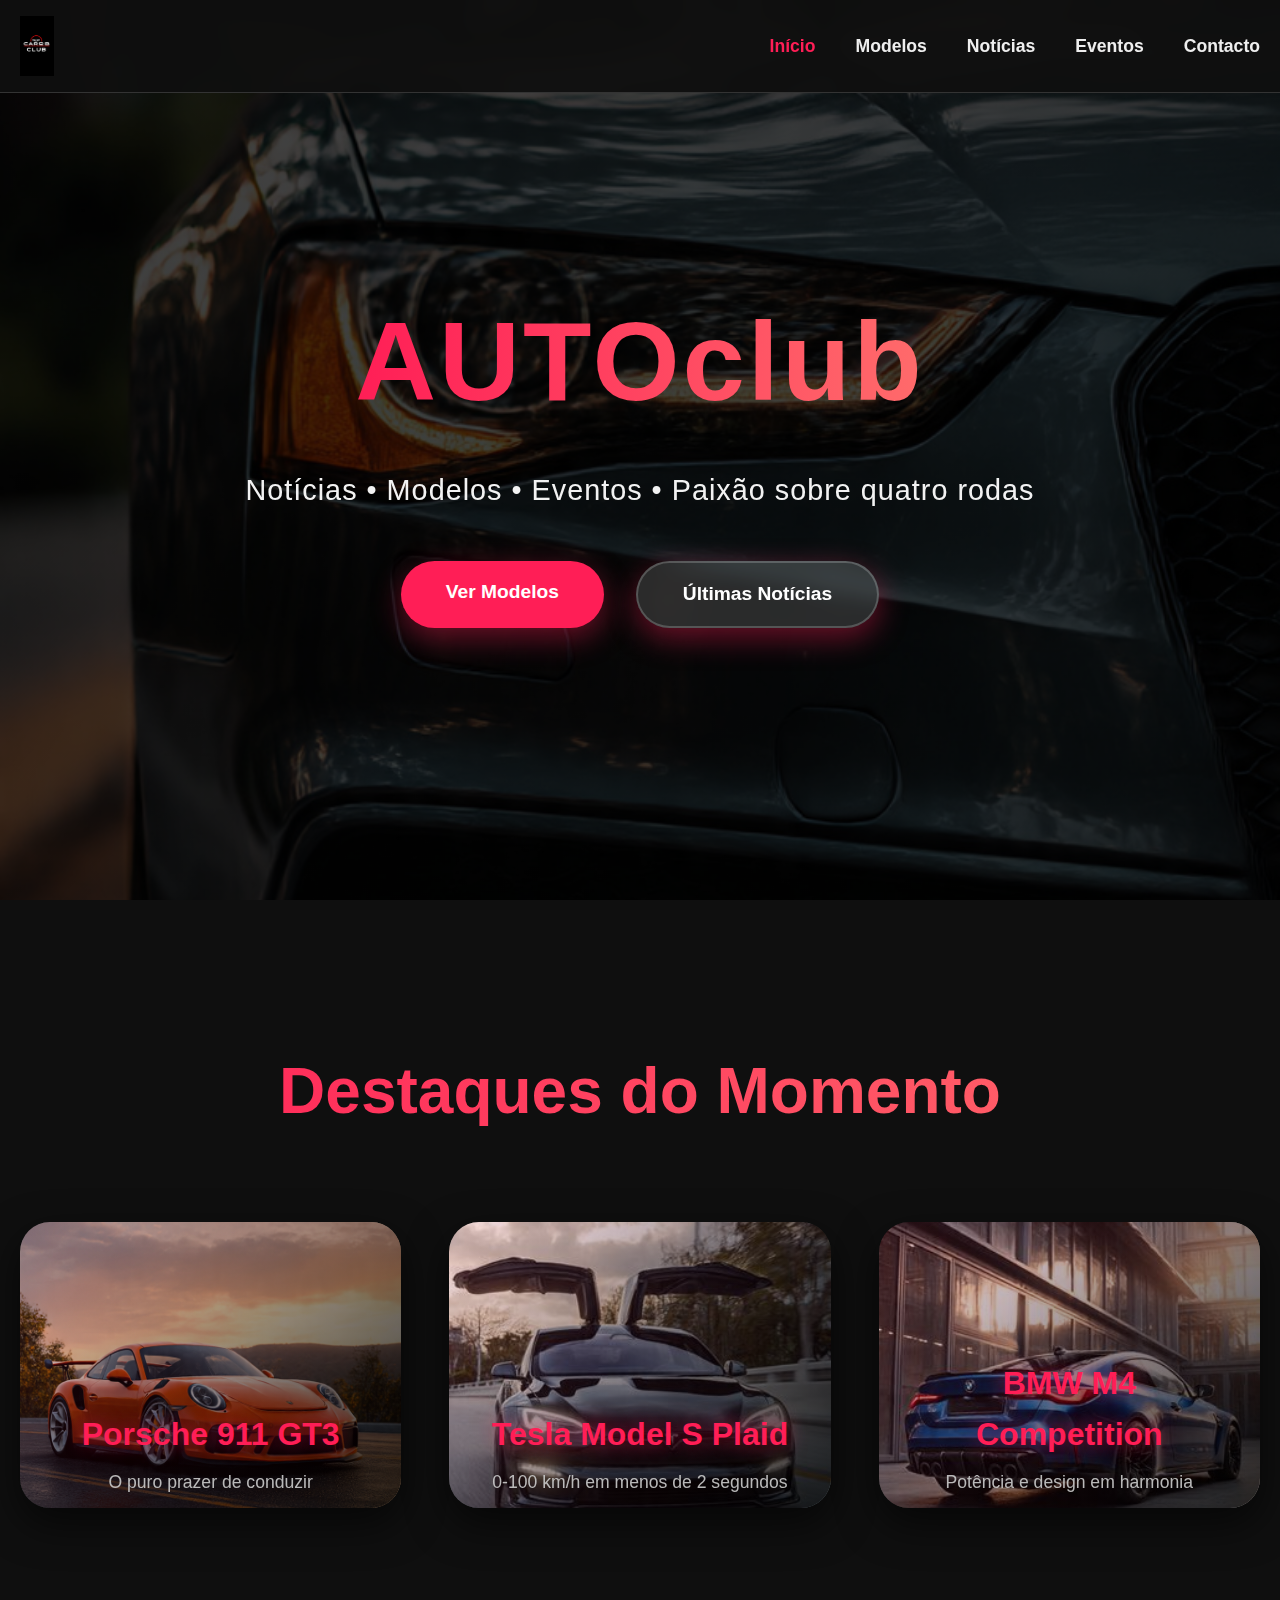
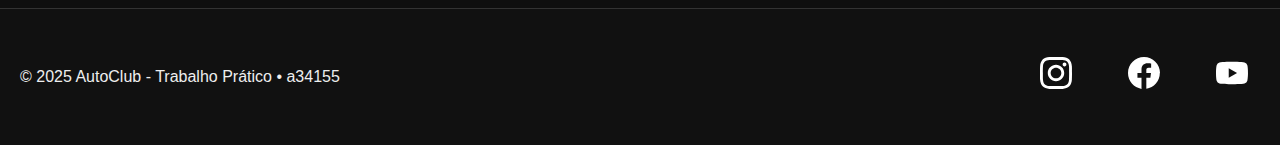
<file: TP1/index.html>
<!DOCTYPE html>
<html lang="pt">
<head>
    <meta charset="UTF-8">
    <meta name="viewport" content="width=device-width, initial-scale=1.0">
    <title>AutoClub - O teu mundo automóvel</title>
    <link rel="stylesheet" href="../css/style.css">
</head>
<body>
    <header>
        <div class="container">
            <img src="../imgs/logo.png" alt="AutoClub Logo" class="logo">
            <nav>
                <ul>
                    <li><a href="index.html" class="ativo">Início</a></li>
                    <li><a href="modelos.html">Modelos</a></li>
                    <li><a href="noticias.html">Notícias</a></li>
                    <li><a href="eventos.html">Eventos</a></li>
                    <li><a href="contacto.html">Contacto</a></li>
                </ul>
            </nav>
        </div>
    </header>

   <section class="hero">
    <div class="hero-conteudo">
        <h1>AUTOclub</h1>
        <p>Notícias • Modelos • Eventos • Paixão sobre quatro rodas</p>
        <div class="botoes-hero">
            <a href="modelos.html" class="btn">Ver Modelos</a>
            <a href="noticias.html" class="btn secundario">Últimas Notícias</a>
        </div>
    </div>
</section>

   <section class="destaques">
    <h2>Destaques do Momento</h2>
    <div class="cards-destaque">
        
        <a href="modelos.html" class="card-destaque">
            <img src="../imgs/car1.jpg" alt="Porsche 911 GT3">
            <div class="overlay"></div>
            <div class="conteudo">
                <h3>Porsche 911 GT3</h3>
                <p>O puro prazer de conduzir</p>
            </div>
        </a>

        <a href="modelos.html" class="card-destaque">
            <img src="../imgs/car2.jpg" alt="Tesla Model S Plaid">
            <div class="overlay"></div>
            <div class="conteudo">
                <h3>Tesla Model S Plaid</h3>
                <p>0-100 km/h em menos de 2 segundos</p>
            </div>
        </a>

        <a href="modelos.html" class="card-destaque">
            <img src="../imgs/car3.jpg" alt="BMW M4 Competition">
            <div class="overlay"></div>
            <div class="conteudo">
                <h3>BMW M4 Competition</h3>
                <p>Potência e design em harmonia</p>
            </div>
        </a>

    </div>
</section>

  <footer>
    <div class="container footer-conteudo">
        <p>© 2025 AutoClub - Trabalho Prático • a34155</p>
        <div class="redes">
            <a href="#" aria-label="Instagram">
                <img src="../icons/instagram.svg" alt="Instagram">
            </a>
            <a href="#" aria-label="Facebook">
                <img src="../icons/facebook.svg" alt="Facebook">
            </a>
            <a href="#" aria-label="YouTube">
                <img src="../icons/youtube.svg" alt="YouTube">
            </a>
        </div>
    </div>
</footer>
</body>
</html>
</file>
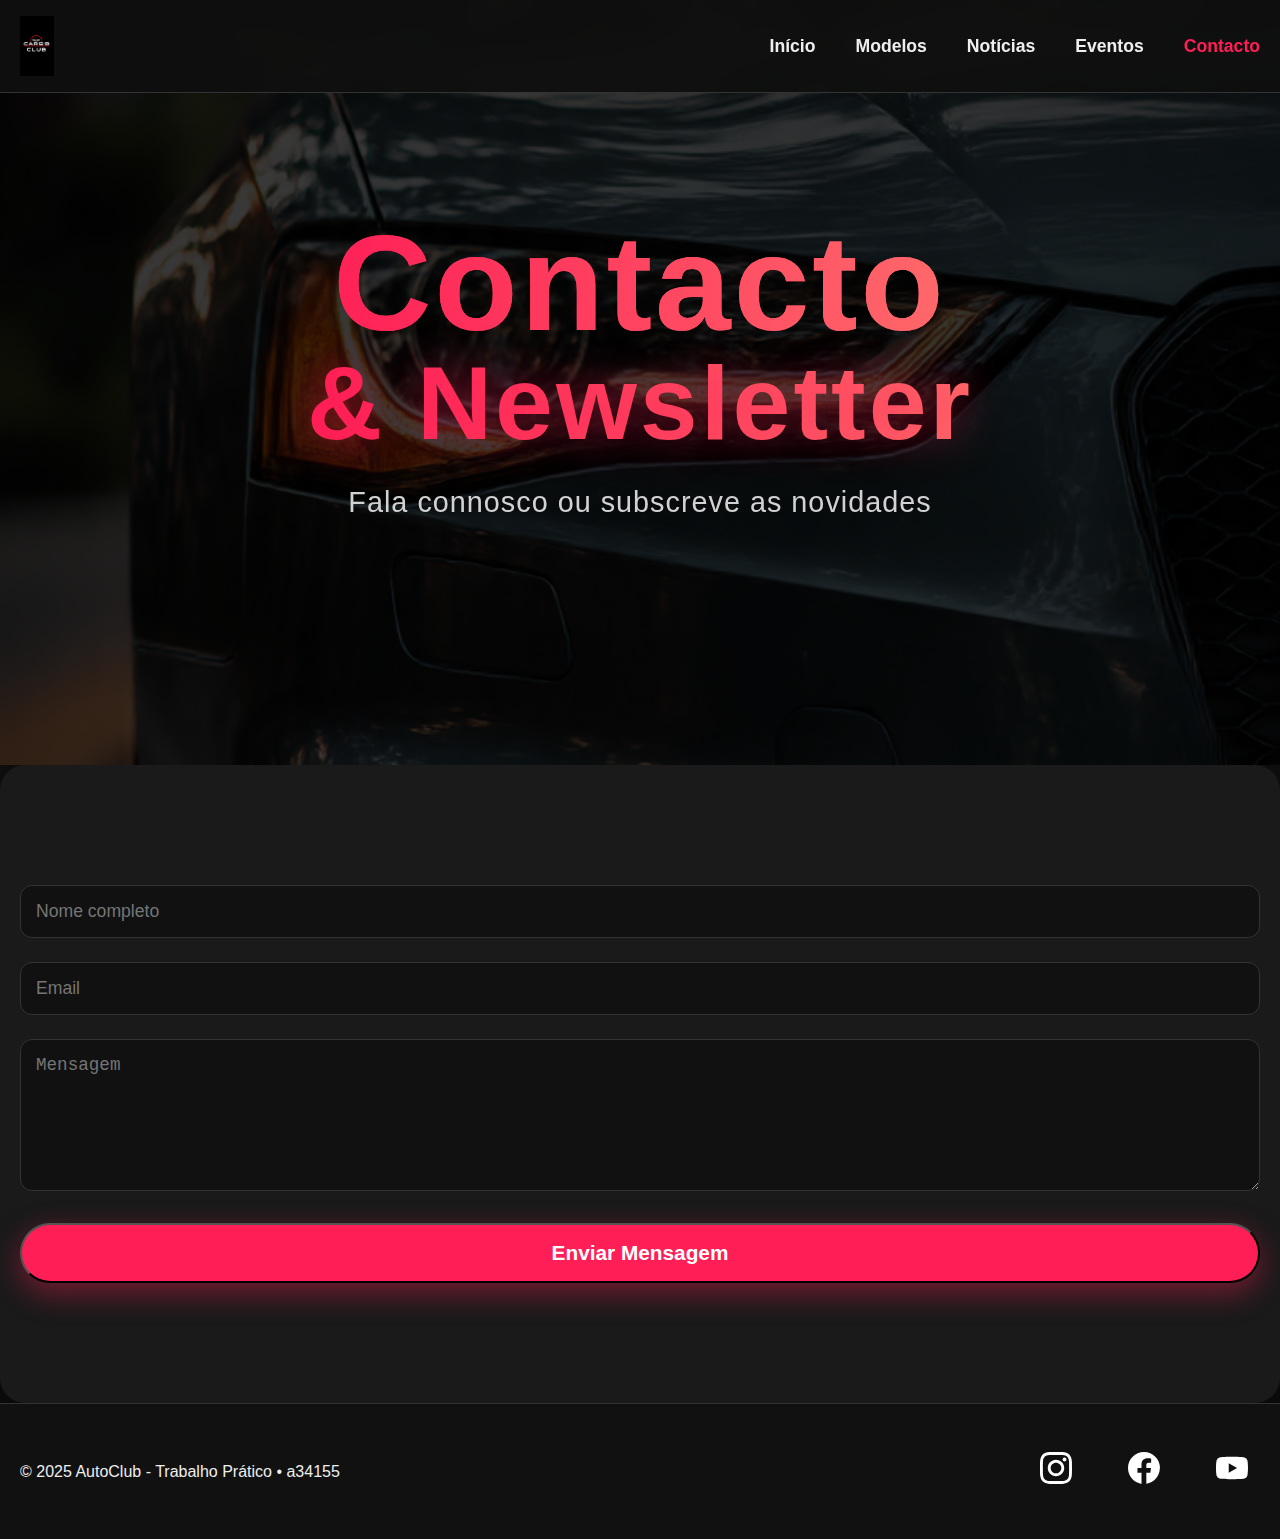
<file: TP1/contacto.html>
<!DOCTYPE html>
<html lang="pt">
<head>
    <meta charset="UTF-8">
    <meta name="viewport" content="width=device-width, initial-scale=1.0">
    <title>Contacto - AutoClub</title>
    <link rel="stylesheet" href="../css/style.css">
</head>
<body>
    <header>
        <div class="container">
            <img src="../imgs/logo.png" alt="AutoClub Logo" class="logo">
            <nav>
                <ul>
                    <li><a href="index.html">Início</a></li>
                    <li><a href="modelos.html">Modelos</a></li>
                    <li><a href="noticias.html">Notícias</a></li>
                    <li><a href="eventos.html">Eventos</a></li>
                    <li><a href="contacto.html" class="ativo">Contacto</a></li>
                </ul>
            </nav>
        </div>
    </header>

   <section class="hero interno">
    <div class="hero-conteudo">
        <h1>
            <!-- Título muda conforme a página -->
            <h1>
    <span class="titulo-principal">Contacto</span>
    <span class="titulo-secundario">& Newsletter</span>
</h1>
<p class="subtitulo">Fala connosco ou subscreve as novidades</p>
    </div>
</section>
    <section class="container contacto-form">
        <form>
            <input type="text" placeholder="Nome completo" required>
            <input type="email" placeholder="Email" required>
            <textarea placeholder="Mensagem" rows="6" required></textarea>
            <button type="submit" class="btn">Enviar Mensagem</button>
        </form>
    </section>

    <footer>
    <div class="container footer-conteudo">
        <p>© 2025 AutoClub - Trabalho Prático • a34155</p>
        <div class="redes">
            <a href="#" aria-label="Instagram">
                <img src="../icons/instagram.svg" alt="Instagram">
            </a>
            <a href="#" aria-label="Facebook">
                <img src="../icons/facebook.svg" alt="Facebook">
            </a>
            <a href="#" aria-label="YouTube">
                <img src="../icons/youtube.svg" alt="YouTube">
            </a>
        </div>
    </div>
</footer>
</body>
</html>
</file>
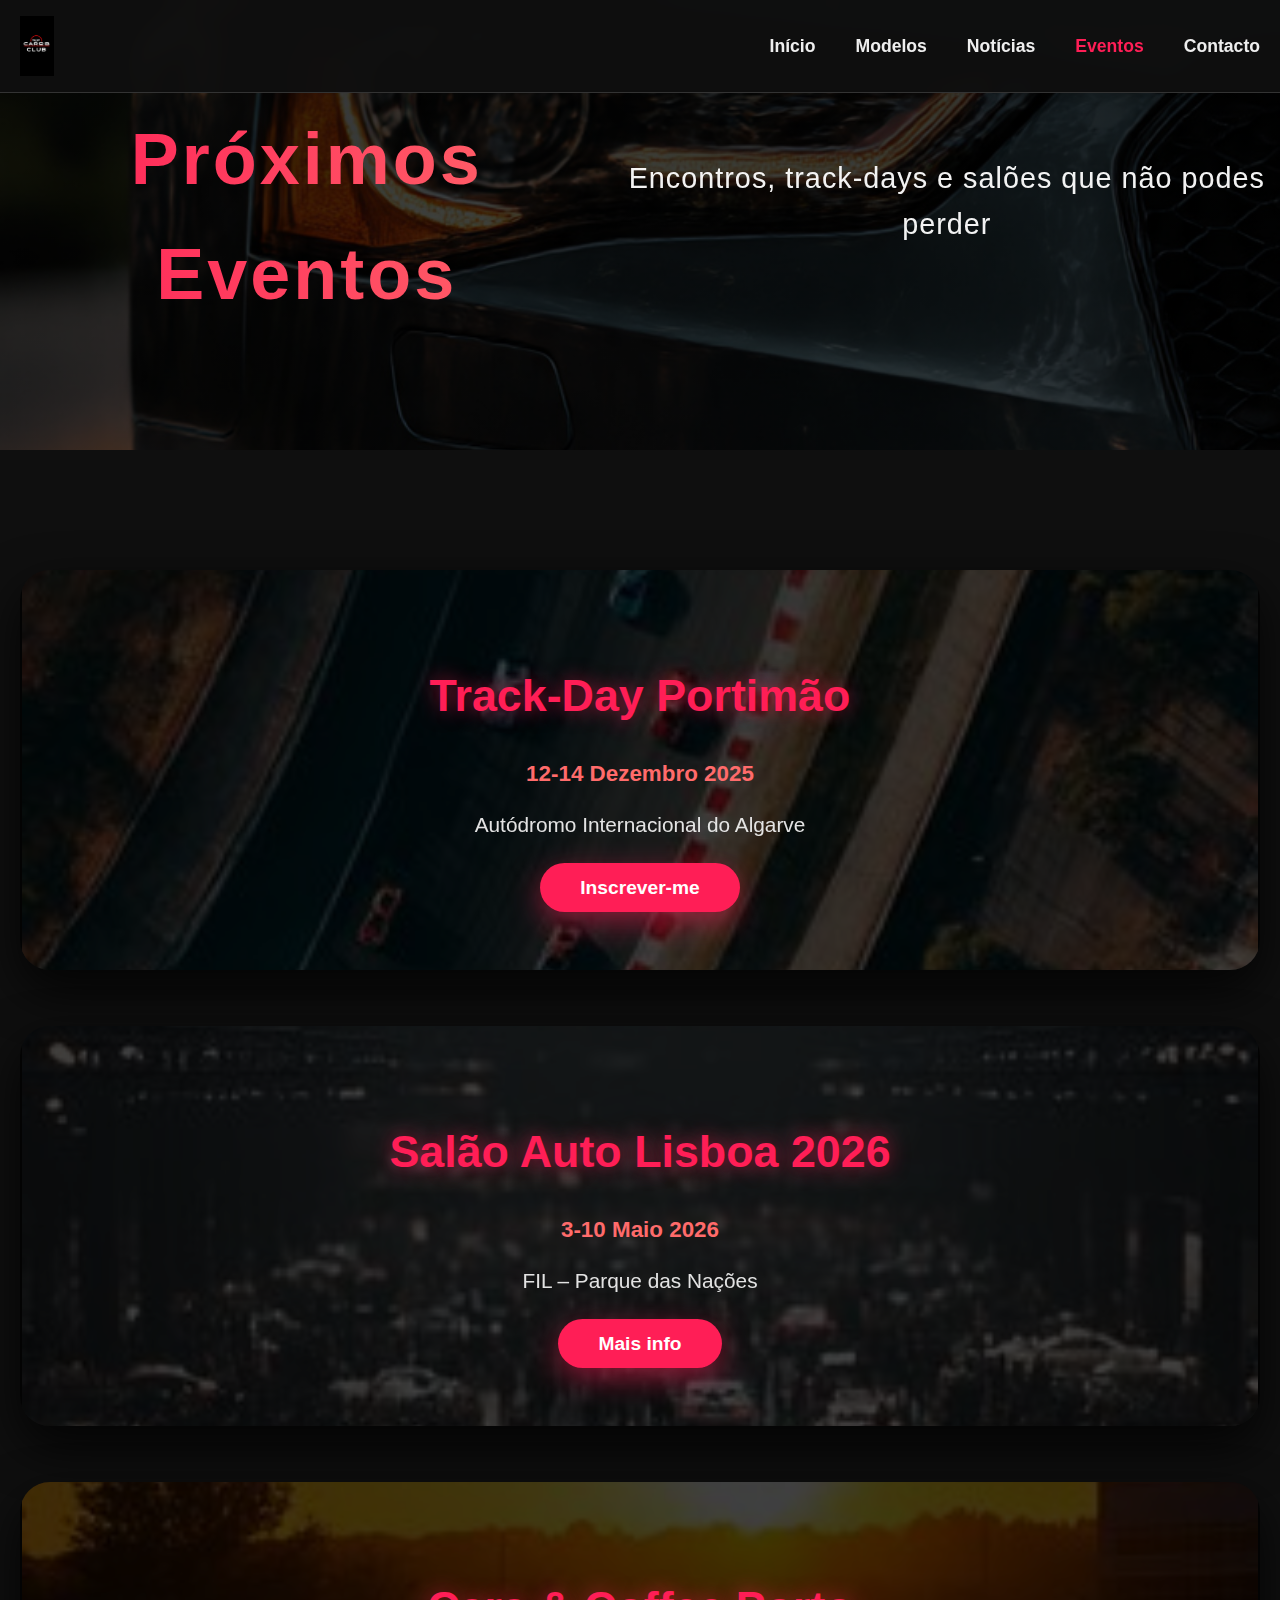
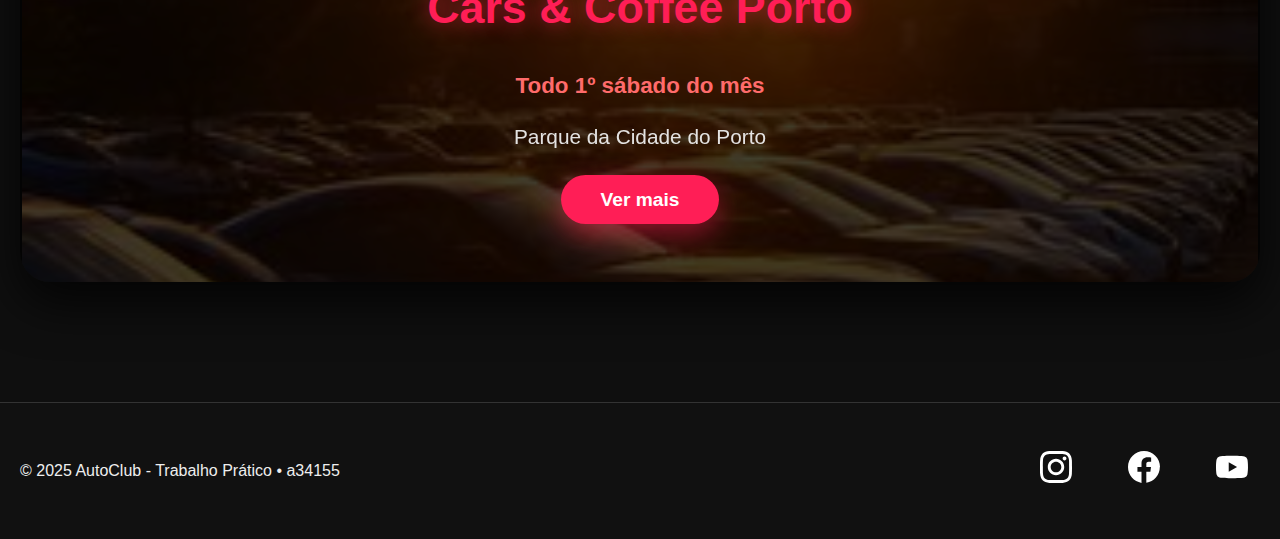
<file: TP1/eventos.html>
<!DOCTYPE html>
<html lang="pt">
<head>
    <meta charset="UTF-8">
    <meta name="viewport" content="width=device-width, initial-scale=1.0">
    <title>Eventos - AutoClub</title>
    <link rel="stylesheet" href="../css/style.css">
</head>
<body>
    <header>
        <div class="container">
            <img src="../imgs/logo.png" alt="AutoClub Logo" class="logo">
            <nav>
                <ul>
                    <li><a href="index.html">Início</a></li>
                    <li><a href="modelos.html">Modelos</a></li>
                    <li><a href="noticias.html">Notícias</a></li>
                    <li><a href="eventos.html" class="ativo">Eventos</a></li>
                    <li><a href="contacto.html">Contacto</a></li>
                </ul>
            </nav>
        </div>
    </header>

    <section class="hero pequeno">
        <h1>Próximos Eventos</h1>
        <p>Encontros, track-days e salões que não podes perder</p>
    </section>

   <section class="container calendario">
    <!-- Evento 1 – Portimão -->
    <div class="evento" style="background: linear-gradient(rgba(0,0,0,0.75), rgba(0,0,0,0.75)), url('../imgs/event-portimao.jpg') center/cover no-repeat;">
        <h3>Track-Day Portimão</h3>
        <p class="data">12-14 Dezembro 2025</p>
        <p>Autódromo Internacional do Algarve</p>
        <a href="#" class="btn pequeno">Inscrever-me</a>
    </div>

    <!-- Evento 2 – Salão Auto Lisboa -->
    <div class="evento" style="background: linear-gradient(rgba(0,0,0,0.75), rgba(0,0,0,0.75)), url('../imgs/event-lisboa.jpg') center/cover no-repeat;">
        <h3>Salão Auto Lisboa 2026</h3>
        <p class="data">3-10 Maio 2026</p>
        <p>FIL – Parque das Nações</p>
        <a href="#" class="btn pequeno">Mais info</a>
    </div>

    <!-- Evento 3 – Cars & Coffee Porto -->
    <div class="evento" style="background: linear-gradient(rgba(0,0,0,0.75), rgba(0,0,0,0.75)), url('../imgs/event-ccporto.jpg') center/cover no-repeat;">
        <h3>Cars & Coffee Porto</h3>
        <p class="data">Todo 1º sábado do mês</p>
        <p>Parque da Cidade do Porto</p>
        <a href="#" class="btn pequeno">Ver mais</a>
    </div>
</section>

   <footer>
    <div class="container footer-conteudo">
        <p>© 2025 AutoClub - Trabalho Prático • a34155</p>
        <div class="redes">
            <a href="#" aria-label="Instagram">
                <img src="../icons/instagram.svg" alt="Instagram">
            </a>
            <a href="#" aria-label="Facebook">
                <img src="../icons/facebook.svg" alt="Facebook">
            </a>
            <a href="#" aria-label="YouTube">
                <img src="../icons/youtube.svg" alt="YouTube">
            </a>
        </div>
    </div>
</footer>
</body>
</html>
</file>
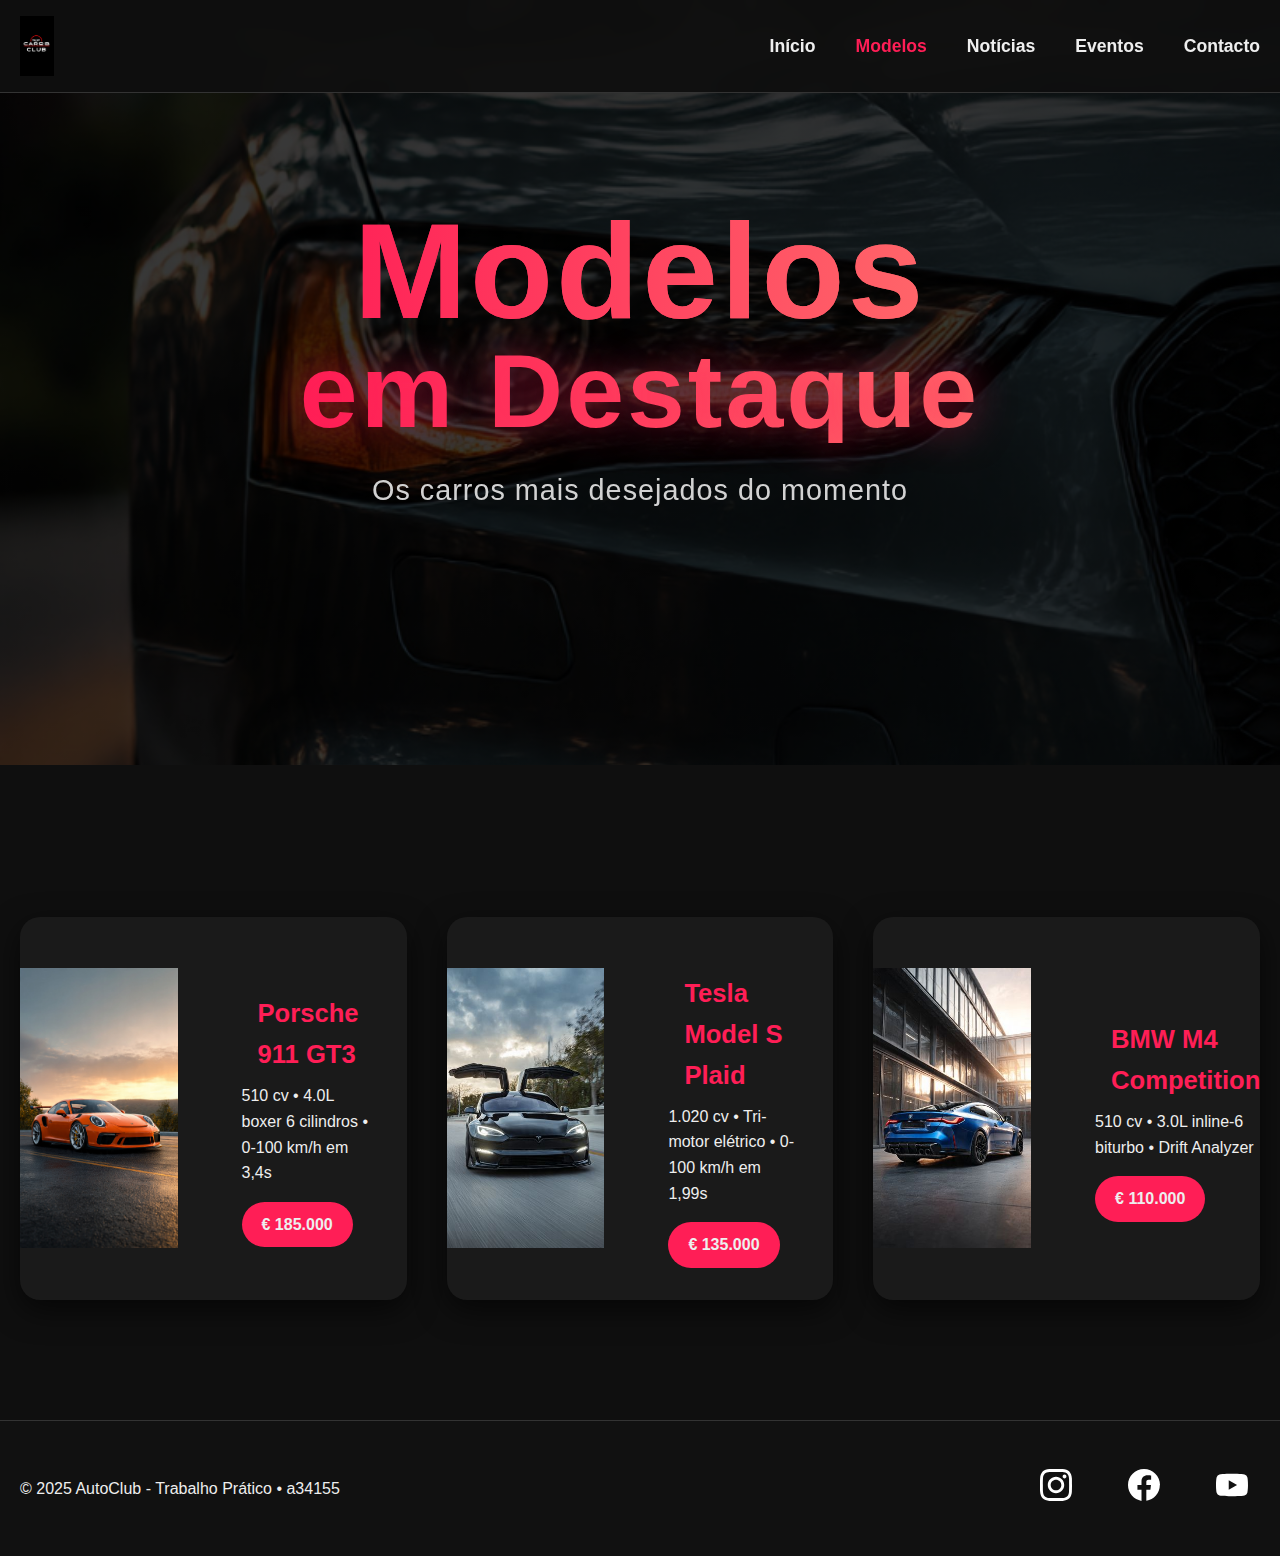
<file: TP1/modelos.html>
<!DOCTYPE html>
<html lang="pt">
<head>
    <meta charset="UTF-8">
    <meta name="viewport" content="width=device-width, initial-scale=1.0">
    <title>Modelos - AutoClub</title>
    <link rel="stylesheet" href="../css/style.css">
</head>
<body>
    <header>
        <div class="container">
            <img src="../imgs/logo.png" alt="AutoClub Logo" class="logo">
            <nav>
                <ul>
                    <li><a href="index.html">Início</a></li>
                    <li><a href="modelos.html" class="ativo">Modelos</a></li>
                    <li><a href="noticias.html">Notícias</a></li>
                    <li><a href="eventos.html">Eventos</a></li>
                    <li><a href="contacto.html">Contacto</a></li>
                </ul>
            </nav>
        </div>
    </header>

   <section class="hero interno">
    <div class="hero-conteudo">
        <h1>
            <!-- Título muda conforme a página -->
            <span class="titulo-principal">Modelos</span>
            <span class="titulo-secundario">em Destaque</span>
        </h1>
        <p class="subtitulo">Os carros mais desejados do momento</p>
    </div>
</section>

    <section class="container galeria">
        <div class="cards">
            <div class="card grande">
                <img src="../imgs/car1.jpg" alt="Porsche 911 GT3">
                <div class="info">
                    <h3>Porsche 911 GT3</h3>
                    <p>510 cv • 4.0L boxer 6 cilindros • 0-100 km/h em 3,4s</p>
                    <span class="preco">€ 185.000</span>
                </div>
            </div>
            <div class="card grande">
                <img src="../imgs/car2.jpg" alt="Tesla Model S Plaid">
                <div class="info">
                    <h3>Tesla Model S Plaid</h3>
                    <p>1.020 cv • Tri-motor elétrico • 0-100 km/h em 1,99s</p>
                    <span class="preco">€ 135.000</span>
                </div>
            </div>
            <div class="card grande">
                <img src="../imgs/car3.jpg" alt="BMW M4 Competition">
                <div class="info">
                    <h3>BMW M4 Competition</h3>
                    <p>510 cv • 3.0L inline-6 biturbo • Drift Analyzer</p>
                    <span class="preco">€ 110.000</span>
                </div>
            </div>
        </div>
    </section>

   <footer>
    <div class="container footer-conteudo">
        <p>© 2025 AutoClub - Trabalho Prático • a34155</p>
        <div class="redes">
            <a href="#" aria-label="Instagram">
                <img src="../icons/instagram.svg" alt="Instagram">
            </a>
            <a href="#" aria-label="Facebook">
                <img src="../icons/facebook.svg" alt="Facebook">
            </a>
            <a href="#" aria-label="YouTube">
                <img src="../icons/youtube.svg" alt="YouTube">
            </a>
        </div>
    </div>
</footer>
</body>
</html>
</file>
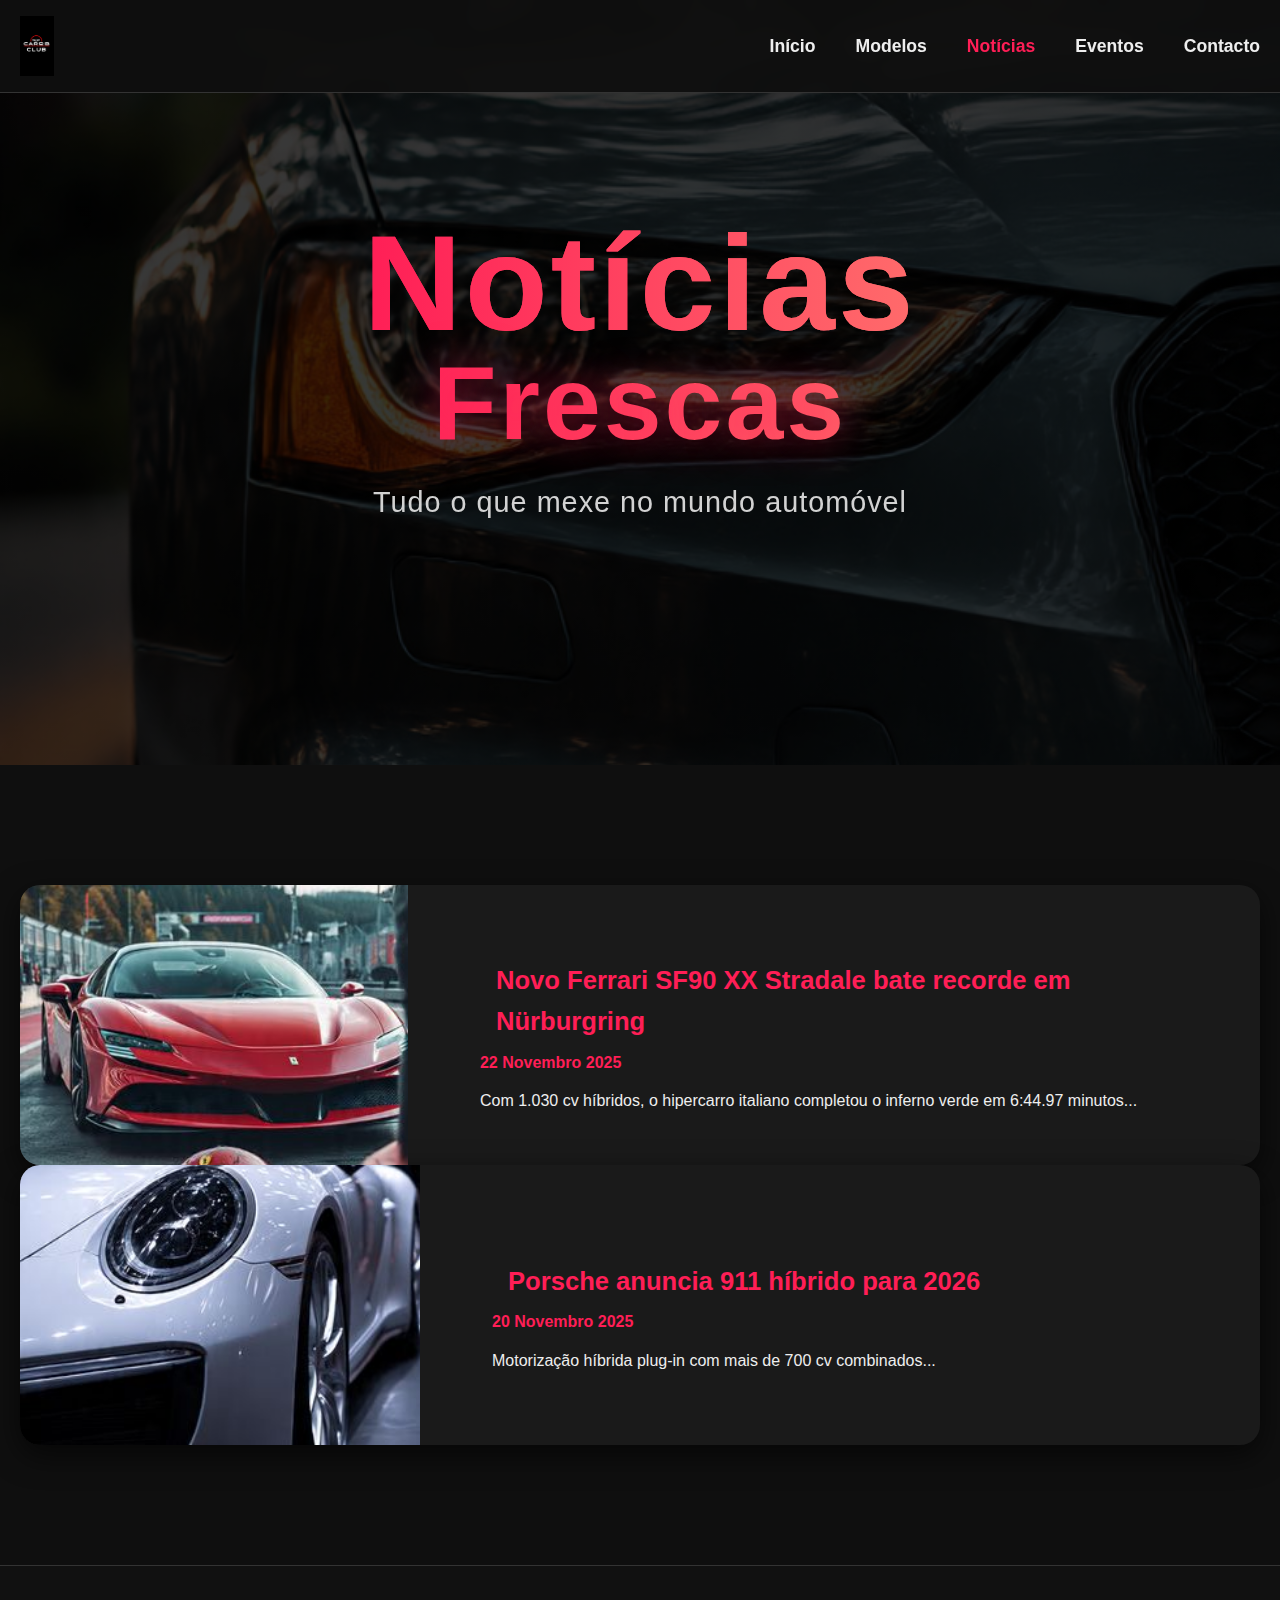
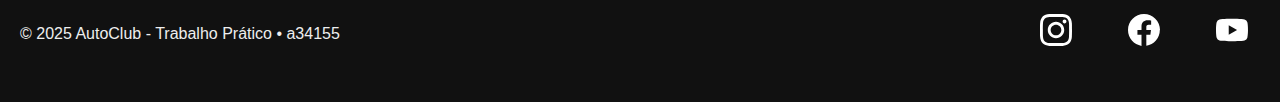
<file: TP1/noticias.html>
<!DOCTYPE html>
<html lang="pt">
<head>
    <meta charset="UTF-8">
    <meta name="viewport" content="width=device-width, initial-scale=1.0">
    <title>Notícias - AutoClub</title>
    <link rel="stylesheet" href="../css/style.css">
</head>
<body>
    <header>
        <div class="container">
            <img src="../imgs/logo.png" alt="AutoClub Logo" class="logo">
            <nav>
                <ul>
                    <li><a href="index.html">Início</a></li>
                    <li><a href="modelos.html">Modelos</a></li>
                    <li><a href="noticias.html" class="ativo">Notícias</a></li>
                    <li><a href="eventos.html">Eventos</a></li>
                    <li><a href="contacto.html">Contacto</a></li>
                </ul>
            </nav>
        </div>
    </header>

   <section class="hero interno">
    <div class="hero-conteudo">
        <h1>
            <!-- Título muda conforme a página -->
            <h1>
    <span class="titulo-principal">Notícias</span>
    <span class="titulo-secundario">Frescas</span>
</h1>
<p class="subtitulo">Tudo o que mexe no mundo automóvel</p>
    </div>
</section>

    <section class="container noticias">
        <article class="noticia">
            <img src="../imgs/news1.jpg" alt="Novo Ferrari">
            <div class="texto">
                <h3>Novo Ferrari SF90 XX Stradale bate recorde em Nürburgring</h3>
                <p class="data">22 Novembro 2025</p>
                <p>Com 1.030 cv híbridos, o hipercarro italiano completou o inferno verde em 6:44.97 minutos...</p>
            </div>
        </article>
        <article class="noticia">
            <img src="../imgs/news2.jpg" alt="Porsche">
            <div class="texto">
                <h3>Porsche anuncia 911 híbrido para 2026</h3>
                <p class="data">20 Novembro 2025</p>
                <p>Motorização híbrida plug-in com mais de 700 cv combinados...</p>
            </div>
        </article>
    </section>

   <footer>
    <div class="container footer-conteudo">
        <p>© 2025 AutoClub - Trabalho Prático • a34155</p>
        <div class="redes">
            <a href="#" aria-label="Instagram">
                <img src="../icons/instagram.svg" alt="Instagram">
            </a>
            <a href="#" aria-label="Facebook">
                <img src="../icons/facebook.svg" alt="Facebook">
            </a>
            <a href="#" aria-label="YouTube">
                <img src="../icons/youtube.svg" alt="YouTube">
            </a>
        </div>
    </div>
</footer>
</body>
</html>
</file>
<file: css/style.css>
/* ============================================= */
/*  AUTOCLUB – CSS COMPLETO E CORRIGIDO (2025)   */
/*  Tudo centralizado, bonito e sem erros        */
/* ============================================= */

* {
    margin: 0;
    padding: 0;
    box-sizing: border-box;
}

body {
    font-family: 'Arial', sans-serif;
    background: #0f0f0f;
    color: #eee;
    line-height: 1.6;
    min-height: 100vh;
}

.container {
    max-width: 1300px;
    margin: 0 auto;
    padding: 0 20px;
}

/* ================== HEADER ================== */
header {
    background: rgba(15,15,15,0.95);
    position: fixed;
    width: 100%;
    top: 0;
    z-index: 1000;
    backdrop-filter: blur(10px);
    border-bottom: 1px solid #333;
}

header .container {
    display: flex;
    justify-content: space-between;
    align-items: center;
    padding: 1rem 20px;
}

.logo {
    height: 60px;
}

nav ul {
    display: flex;
    list-style: none;
    gap: 2.5rem;
}

nav a {
    color: #eee;
    text-decoration: none;
    font-weight: 600;
    font-size: 1.1rem;
    transition: color 0.3s;
}

nav a:hover, nav a.ativo {
    color: #ff1e56;
}

/* ================== HERO INICIAL (index.html) ================== */
.hero {
    background: linear-gradient(rgba(0,0,0,0.75), rgba(0,0,0,0.75)), url('../imgs/hero.jpg') center/cover no-repeat fixed;
    height: 100vh;
    display: flex;
    align-items: center;
    justify-content: center;
    text-align: center;
    color: white;
}

.hero-conteudo {
    max-width: 1100px;
    padding: 0 20px;
    animation: aparece 1.5s ease-out;
}

.hero h1 {
    font-size: 7rem;
    font-weight: 900;
    margin-bottom: 1rem;
    letter-spacing: 3px;
    
    /* Gradiente no texto – 100% compatível */
    background: linear-gradient(90deg, #ff1e56, #ff6b6b);
    background-clip: text;
    -webkit-background-clip: text;
    -webkit-text-fill-color: transparent;
    color: transparent;
    display: inline-block;
}

.hero p {
    font-size: 1.8rem;
    margin-bottom: 3rem;
    opacity: 0.95;
    letter-spacing: 1px;
}

.botoes-hero {
    display: flex;
    gap: 2rem;
    justify-content: center;
    flex-wrap: wrap;
}

.btn {
    background: #ff1e56;
    color: white;
    padding: 16px 45px;
    border-radius: 50px;
    text-decoration: none;
    font-weight: bold;
    font-size: 1.2rem;
    transition: all 0.4s;
    box-shadow: 0 10px 30px rgba(255,30,86,0.4);
}

.btn:hover {
    background: #ff6b6b;
    transform: translateY(-5px);
}

.btn.secundario {
    background: rgba(255,255,255,0.15);
    backdrop-filter: blur(10px);
    border: 2px solid rgba(255,255,255,0.2);
}

.btn.secundario:hover {
    background: rgba(255,255,255,0.25);
    border-color: #ff1e56;
}

.btn.pequeno {
    padding: 12px 35px;
    font-size: 1rem;
}

/* Animação */
@keyframes aparece {
    from { opacity: 0; transform: translateY(50px); }
    to { opacity: 1; transform: translateY(0); }
}

/* ================== HERO PEQUENO (outras páginas) ================== */
.hero.pequeno {
    height: 50vh;
    min-height: 400px;
    background: linear-gradient(rgba(0,0,0,0.8), rgba(0,0,0,0.7)), url('../imgs/hero.jpg') center/cover no-repeat;
    display: flex;
    align-items: center;
    justify-content: center;
    text-align: center;
}

.hero.pequeno h1 {
    font-size: 4.5rem;
    background: linear-gradient(90deg, #ff1e56, #ff6b6b);
    -webkit-background-clip: text;
    background-clip: text;
    -webkit-text-fill-color: transparent;
    color: transparent;
    display: inline-block;
}

/* ================== SEÇÕES GERAIS ================== */
section.container {
    padding: 120px 20px;
    max-width: 1300px;
    margin: 0 auto;
}

.destaques h2, section h1 {
    text-align: center;
    font-size: 3.5rem;
    margin-bottom: 4rem;
    color: #ff1e56;
}

/* ================== CARDS (todas as páginas) ================== */
.cards {
    display: grid;
    grid-template-columns: repeat(auto-fit, minmax(320px, 1fr));
    gap: 2.5rem;
    margin-top: 2rem;
}

.card, .card.grande, .noticia, .evento {
    background: #1a1a1a;
    border-radius: 20px;
    overflow: hidden;
    box-shadow: 0 10px 30px rgba(0,0,0,0.6);
    transition: all 0.4s;
}

.card:hover, .card.grande:hover, .noticia:hover, .evento:hover {
    transform: translateY(-15px);
    box-shadow: 0 25px 50px rgba(255,30,90,0.2);
    border: 1px solid #ff1e56;
}

.card img, .card.grande img, .noticia img {
    width: 100%;
    height: 220px;
    object-fit: cover;
}

.card h3, .info h3, .texto h3, .evento h3 {
    padding: 1.5rem 1rem 0.5rem;
    font-size: 1.6rem;
    color: #ff1e56;
}

/* Modelos – cards grandes horizontais */
.card.grande {
    display: flex;
    align-items: center;
    gap: 2rem;
}
.card.grande img { width: 45%; height: 280px; }
.info { padding: 2rem; }
.preco {
    display: inline-block;
    margin-top: 1rem;
    background: #ff1e56;
    padding: 10px 20px;
    border-radius: 30px;
    font-weight: bold;
}

/* Notícias */
.noticia {
    display: flex;
    gap: 2rem;
}
.noticia img { width: 400px; height: 280px; }
.texto { padding: 2.5rem; display: flex; flex-direction: column; justify-content: center; }
.data { color: #ff1e56; font-weight: bold; margin-bottom: 0.8rem; }

/* Eventos */
.calendario {
    display: grid;
    gap: 3rem;
    max-width: 900px;
    margin: 4rem auto;
}
.evento {
    padding: 3rem;
    text-align: center;
    border: 1px solid #333;
}
.evento h3 { font-size: 2.2rem; margin-bottom: 1rem; }

/* Contacto */
.contacto-form {
    max-width: 700px;
    margin: 4rem auto;
    padding: 3rem;
    background: #1a1a1a;
    border-radius: 25px;
    box-shadow: 0 15px 40px rgba(0,0,0,0.6);
}
.contacto-form input, .contacto-form textarea {
    width: 100%;
    padding: 15px;
    background: #111;
    border: 1px solid #333;
    border-radius: 12px;
    color: white;
    font-size: 1.1rem;
    margin-bottom: 1.5rem;
}
.contacto-form button {
    width: 100%;
    padding: 16px;
    font-size: 1.3rem;
}

/* ================== FOOTER ================== */
footer {
    background: #111;
    padding: 3rem 0;
    text-align: center;
    border-top: 1px solid #333;
}

.redes img {
    width: 32px;
    margin: 0 12px;
    filter: brightness(0) invert(1);
    transition: all 0.3s;
}

.redes img:hover { transform: scale(1.2); }

/* ================== RESPONSIVO ================== */
@media (max-width: 992px) {
    .card.grande, .noticia { flex-direction: column; }
    .card.grande img, .noticia img { width: 100%; height: 300px; }
    .hero h1 { font-size: 5rem; }
    .hero.pequeno h1 { font-size: 3.5rem; }
}

@media (max-width: 768px) {
    .hero h1 { font-size: 4rem; }
    .hero p { font-size: 1.4rem; }
    .botoes-hero { flex-direction: column; align-items: center; }
    .btn { width: 280px; }
    nav ul { flex-direction: column; gap: 1rem; }
    header .container { flex-direction: column; padding: 1rem; }
}
/* ====== EVENTOS COM IMAGENS DE FUNDO (BRUTAL) ====== */
.calendario {
    display: grid;
    gap: 3.5rem;
    max-width: 1000px;
    margin: 4rem auto;
    padding: 0 20px;
}

/* ====== EVENTOS COM IMAGENS DIFERENTES (CORRIGIDO) ====== */
.evento {
    padding: 4rem 2rem;
    border-radius: 30px;
    text-align: center;
    box-shadow: 0 20px 50px rgba(0,0,0,0.8);
    transition: all 0.5s ease;
    border: 2px solid transparent;
    position: relative;
    overflow: hidden;
    min-height: 400px;
    background-size: cover;
    background-position: center;
}

.evento::before {
    content: '';
    position: absolute;
    top: 0; left: 0; right: 0; bottom: 0;
    background: linear-gradient(rgba(0,0,0,0.78), rgba(0,0,0,0.78));
    z-index: 1;
}

.evento > * {
    position: relative;
    z-index: 2;
}

.evento:hover {
    transform: translateY(-20px) scale(1.02);
    border-color: #ff1e56;
    box-shadow: 0 30px 80px rgba(255,30,86,0.4);
}

.evento::before {
    content: '';
    position: absolute;
    top: 0; left: 0; right: 0; bottom: 0;
    background: inherit;
    filter: blur(8px);
    z-index: -1;
    transform: scale(1.05);
}

.evento:hover {
    transform: translateY(-20px) scale(1.02);
    border-color: #ff1e56;
    box-shadow: 0 30px 80px rgba(255, 30, 86, 0.4);
}

.evento h3 {
    font-size: 2.8rem;
    color: #ff1e56;
    margin-bottom: 1rem;
    text-shadow: 0 0 20px rgba(255,30,86,0.6);
}

.evento .data {
    font-size: 1.4rem;
    color: #ff6b6b;
    margin: 1rem 0;
    font-weight: bold;
}

.evento p:not(.data) {
    font-size: 1.3rem;
    margin: 1rem 0 2rem;
    opacity: 0.95;
}

.evento .btn.pequeno {
    padding: 14px 40px;
    font-size: 1.2rem;
    box-shadow: 0 10px 30px rgba(255,30,86,0.5);
}
/* ====== DESTAQUES DO MOMENTO – VERSÃO PREMIUM ====== */
.destaques {
    padding: 140px 20px 100px;
    text-align: center;
}

.destaques h2 {
    font-size: 4rem;
    background: linear-gradient(90deg, #ff1e56, #ff6b6b);
    -webkit-background-clip: text;
    background-clip: text;
    -webkit-text-fill-color: transparent;
    color: transparent;
    margin-bottom: 5rem;
    font-weight: 900;
}

.cards-destaque {
    display: grid;
    grid-template-columns: repeat(auto-fit, minmax(360px, 1fr));
    gap: 3rem;
    max-width: 1400px;
    margin: 0 auto;
}

.card-destaque {
    position: relative;
    border-radius: 30px;
    overflow: hidden;
    box-shadow: 0 15px 40px rgba(0,0,0,0.6);
    transition: all 0.5s ease;
    aspect-ratio: 4 / 3;
    display: block;
    text-decoration: none;
}

.card-destaque img {
    width: 100%;
    height: 100%;
    object-fit: cover;
    transition: transform 0.6s ease;
}

.card-destaque .overlay {
    position: absolute;
    top: 0; left: 0; right: 0; bottom: 0;
    background: linear-gradient(135deg, rgba(255,30,86,0.1) 0%, rgba(0,0,0,0.8) 100%);
    z-index: 1;
}

.card-destaque .conteudo {
    position: absolute;
    bottom: 0;
    left: 0;
    right: 0;
    padding: 2rem;
    z-index: 2;
    transform: translateY(20px);
    transition: all 0.4s ease;
}

.card-destaque h3 {
    font-size: 2rem;
    color: #ff1e56;
    margin-bottom: 0.5rem;
    text-shadow: 0 0 20px rgba(255,30,86,0.6);
    font-weight: 700;
}

.card-destaque p {
    color: #ccc;
    font-size: 1.1rem;
    opacity: 0.9;
}

/* Hover brutal */
.card-destaque:hover {
    transform: translateY(-20px) scale(1.03);
    box-shadow: 0 30px 80px rgba(255,30,86,0.35);
}

.card-destaque:hover img {
    transform: scale(1.1);
}

.card-destaque:hover .conteudo {
    transform: translateY(0);
}

.card-destaque:hover h3 {
    color: #ff6b6b;
    text-shadow: 0 0 30px rgba(255,107,107,0.8);
}
/* ====== FOOTER MELHORADO ====== */
.footer-conteudo {
    display: flex;
    justify-content: space-between;
    align-items: center;
    flex-wrap: wrap;
    gap: 2rem;
}

.redes {
    display: flex;
    gap: 2rem;
}

.redes a {
    transition: all 0.3s;
}

.redes a:hover {
    transform: translateY(-5px) scale(1.2);
}

.redes img {
    width: 32px;
    height: 32px;
    filter: brightness(0) invert(1);
}

@media (max-width: 768px) {
    .footer-conteudo {
        flex-direction: column;
        text-align: center;
    }
}
/* ====== HERO INTERNO GIGANTE (Modelos, Notícias, Contacto) ====== */
.hero.interno {
    background: linear-gradient(rgba(0,0,0,0.78), rgba(0,0,0,0.78)), url('../imgs/hero.jpg') center/cover no-repeat fixed;
    height: 85vh;
    min-height: 600px;
    display: flex;
    align-items: center;
    justify-content: center;
    text-align: center;
    position: relative;
}

.hero.interno .hero-conteudo {
    max-width: 1200px;
    padding: 0 20px;
}

.hero.interno h1 {
    font-size: 8.5rem;
    font-weight: 900;
    line-height: 1;
    margin-bottom: 1.5rem;
    display: block;
}

.titulo-principal {
    display: block;
    background: linear-gradient(90deg, #ff1e56, #ff6b6b);
    -webkit-background-clip: text;
    background-clip: text;
    -webkit-text-fill-color: transparent;
    color: transparent;
}

.titulo-secundario {
    display: block;
    font-size: 6.5rem;
    color: white;
    text-shadow: 0 0 40px rgba(255,30,86,0.5);
}

.subtitulo {
    font-size: 2rem;
    color: #ddd;
    letter-spacing: 1px;
    opacity: 0.95;
}

/* Responsivo */
@media (max-width: 992px) {
    .hero.interno h1 { font-size: 6rem; }
    .titulo-secundario { font-size: 5rem; }
    .subtitulo { font-size: 1.6rem; }
}
@media (max-width: 768px) {
    .hero.interno h1 { font-size: 4.5rem; }
    .titulo-secundario { font-size: 3.8rem; }
    .subtitulo { font-size: 1.4rem; }
    .hero.interno { height: 70vh; }
}
</file>
